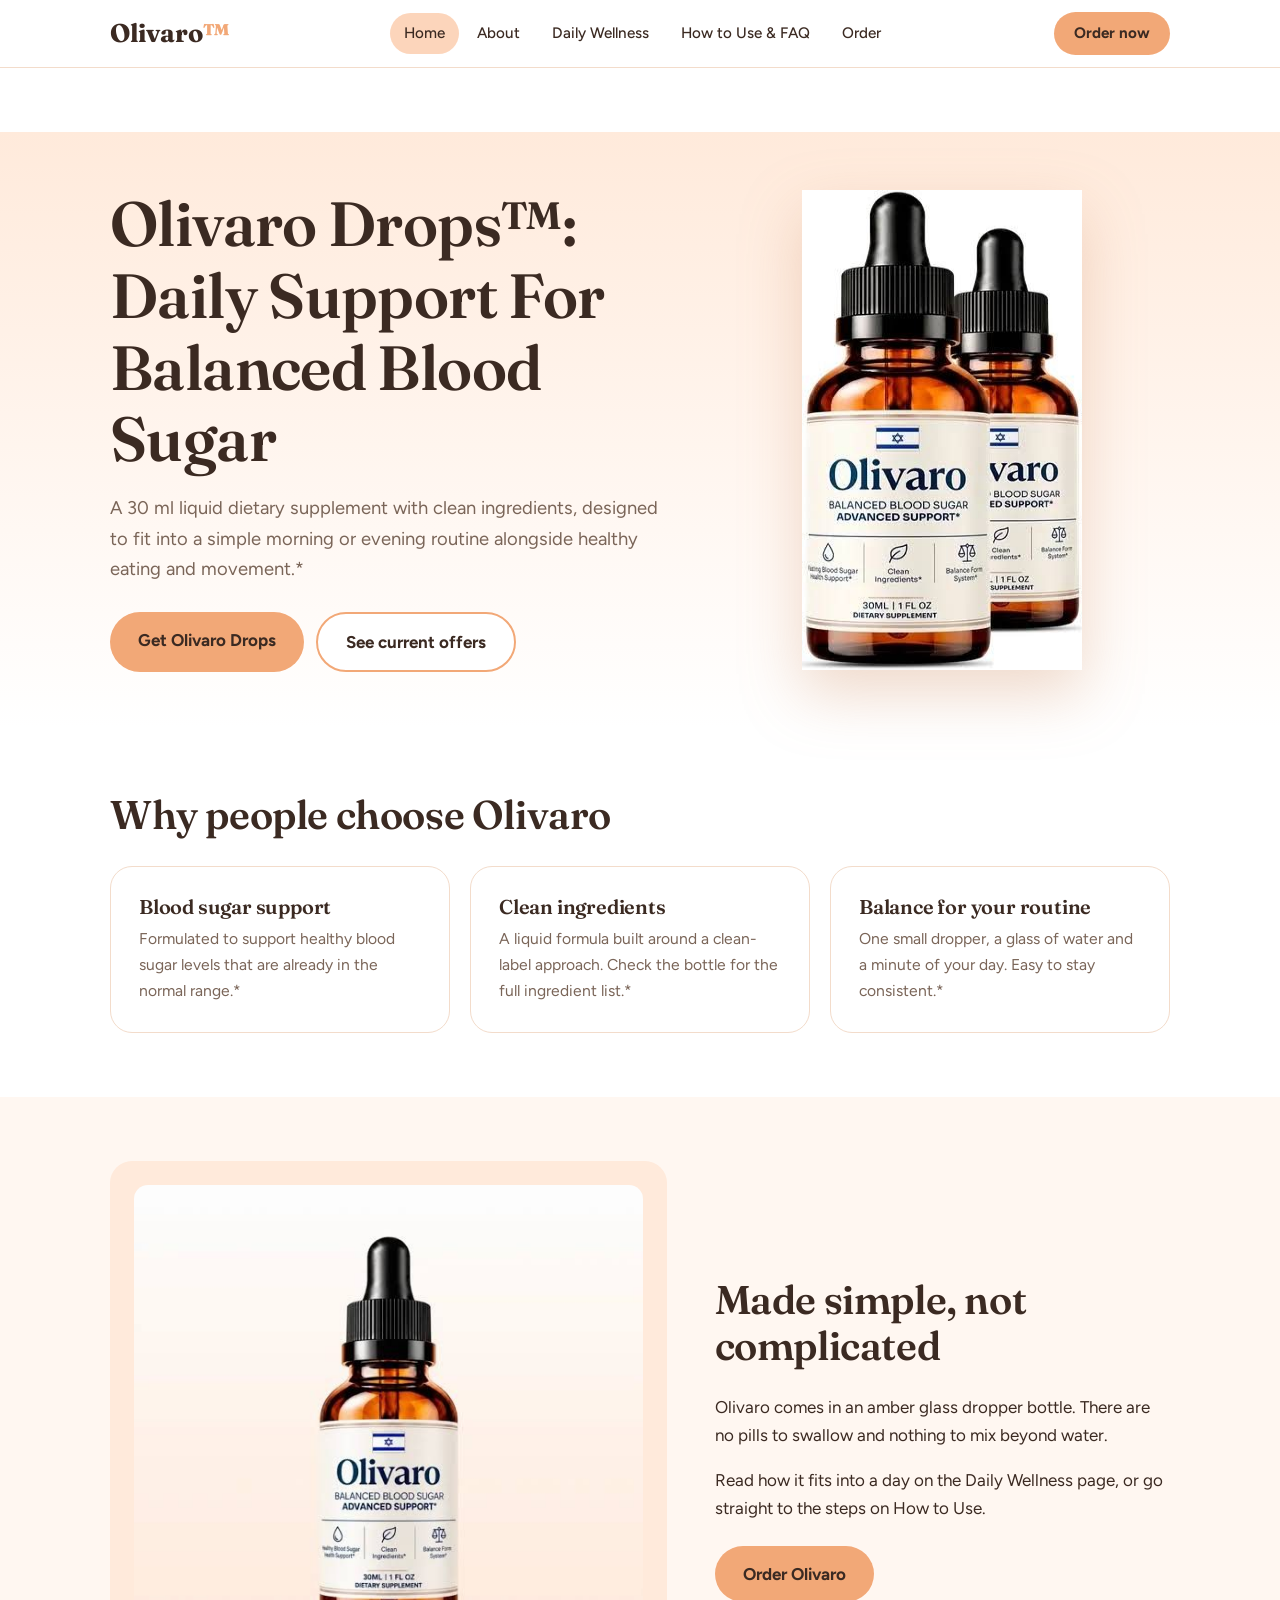
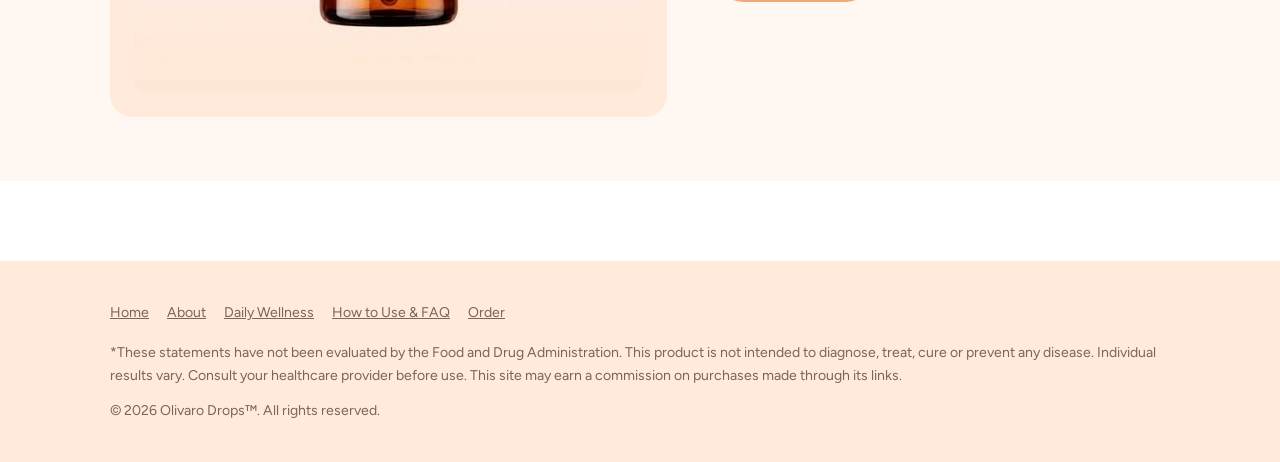
<file: index.html>
<!DOCTYPE html>
<html lang="en">
<head>
<meta name="trustpilot-one-time-domain-verification-id" content="54aacd16-42ac-4b3c-b46b-c7bd544abb93"/>
  <meta charset="utf-8">
<meta name="viewport" content="width=device-width, initial-scale=1">
<title>Olivaro Drops™ | Official Website – Premium Natural Wellness Drops</title>
<meta name="description" content="Olivaro Drops™ – a liquid dietary supplement made to support healthy blood sugar levels already within the normal range, as part of a balanced lifestyle.">
<link rel="preconnect" href="https://fonts.googleapis.com"><link rel="preconnect" href="https://fonts.gstatic.com" crossorigin>
<link href="https://fonts.googleapis.com/css2?family=Fraunces:wght@600;700&family=Figtree:wght@400;500;700&display=swap" rel="stylesheet">
<link rel="stylesheet" href="style.css">
<script>document.documentElement.classList.add('js')</script>
</head>
<body>
<header><div class="bar">
<a class="logo" href="#home">Olivaro<span style="color:var(--peach-400)">™</span></a>
<nav aria-label="Main">
<a href="#home">Home</a><a href="#about">About</a><a href="#wellness">Daily Wellness</a><a href="#use">How to Use &amp; FAQ</a><a href="#order">Order</a>
</nav>
<a class="btn sm" href="https://taptobuynow.com/olivaro-drops/" target="_blank" rel="noopener sponsored">Order now</a>
</div></header>
<main>

<section class="page" id="home">
<div class="hero"><div class="wrap split">
<div>
<h1>Olivaro Drops™: Daily Support For Balanced Blood Sugar</h1>
<p class="lead">A 30 ml liquid dietary supplement with clean ingredients, designed to fit into a simple morning or evening routine alongside healthy eating and movement.*</p>
<div class="row"><a class="btn" href="https://taptobuynow.com/olivaro-drops/" target="_blank" rel="noopener sponsored">Get Olivaro Drops</a><a class="btn ghost" href="https://taptobuynow.com/olivaro-drops/" target="_blank" rel="noopener sponsored">See current offers</a></div>
</div>
<img src="[data-uri]" alt="Two bottles of Olivaro Drops, 30 ml dietary supplement" width="280" height="538">
</div></div>
<div class="wrap" style="padding-top:64px">
<h2>Why people choose Olivaro</h2>
<div class="grid3">
<div class="card"><h3>Blood sugar support</h3><p>Formulated to support healthy blood sugar levels that are already in the normal range.*</p></div>
<div class="card"><h3>Clean ingredients</h3><p>A liquid formula built around a clean-label approach. Check the bottle for the full ingredient list.*</p></div>
<div class="card"><h3>Balance for your routine</h3><p>One small dropper, a glass of water and a minute of your day. Easy to stay consistent.*</p></div>
</div></div>
<div class="tint" style="margin-top:64px"><div class="wrap split">
<div class="pic"><img src="[data-uri]" alt="Single bottle of Olivaro Drops with dropper" width="554" height="554"></div>
<div><h2>Made simple, not complicated</h2><p>Olivaro comes in an amber glass dropper bottle. There are no pills to swallow and nothing to mix beyond water.</p><p>Read how it fits into a day on the Daily Wellness page, or go straight to the steps on How to Use.</p><div class="row" style="margin-top:24px"><a class="btn" href="https://taptobuynow.com/olivaro-drops/" target="_blank" rel="noopener sponsored">Order Olivaro</a></div></div>
</div></div>
</section>

<section class="page" id="about">
<div class="wrap">
<div class="split"><div>
<h1 style="font-size:clamp(2rem,4.5vw,3.2rem)">About Olivaro Drops™</h1>
<p class="lead">Olivaro is a dietary supplement in drop form, created for adults who want a simple way to support healthy blood sugar as part of a balanced lifestyle.*</p>
<a class="btn" href="https://taptobuynow.com/olivaro-drops/" target="_blank" rel="noopener sponsored">Visit the official store</a></div>
<div class="pic"><img src="[data-uri]" alt="Olivaro Drops bottle label" width="554" height="554"></div></div>
<div class="grid3" style="margin-top:56px">
<div class="card"><h3>Our approach</h3><p>Supplements work best when they are easy to remember. A dropper bottle keeps the routine short and flexible.</p></div>
<div class="card"><h3>Ingredient transparency</h3><p>The full Supplement Facts panel is printed on every bottle. Read it before use, especially if you have allergies.</p></div>
<div class="card"><h3>Made for daily use</h3><p>Each 30 ml (1 fl oz) bottle is intended for regular, ongoing use as directed on the label.</p></div>
</div>
<div class="note">*These statements have not been evaluated by the Food and Drug Administration. This product is not intended to diagnose, treat, cure or prevent any disease.</div>
</div>
</section>

<section class="page" id="wellness">
<div class="wrap">
<h1 style="font-size:clamp(2rem,4.5vw,3.2rem)">Daily wellness with Olivaro</h1>
<p class="lead">A supplement is one small part of a healthy day. Here is how Olivaro can sit alongside habits that matter most.*</p>
<div class="split" style="margin-top:20px">
<div class="pic"><img src="[data-uri]" alt="Olivaro Drops bottle next to a blood glucose meter" width="225" height="225"></div>
<div><h2>Build a steady routine</h2><p>Take your drops at the same time each day so they become automatic. Pair them with something you already do, like your morning glass of water.</p><p>If you monitor your blood sugar, keep doing so as your healthcare provider advises. Olivaro does not replace monitoring, medication or medical care.</p></div>
</div>
<div class="grid3" style="margin-top:48px">
<div class="card"><h3>Eat with balance</h3><p>Build meals around vegetables, protein, fibre and whole foods. Limit sugary drinks and refined snacks.</p></div>
<div class="card"><h3>Move every day</h3><p>A 10 to 15 minute walk after meals is an easy habit to start with.</p></div>
<div class="card"><h3>Sleep and stress</h3><p>Regular sleep and simple stress-relief habits support your overall wellbeing.</p></div>
<div class="card"><h3>Stay hydrated</h3><p>Water is the easiest way to take your drops and a good habit all day.</p></div>
</div>
<div class="center" style="margin-top:44px"><a class="btn" href="https://taptobuynow.com/olivaro-drops/" target="_blank" rel="noopener sponsored">Start your routine</a></div>
<div class="note">*These statements have not been evaluated by the Food and Drug Administration. Individual results vary. Talk to your doctor before starting any supplement.</div>
</div>
</section>

<section class="page" id="use">
<div class="wrap">
<h1 style="font-size:clamp(2rem,4.5vw,3.2rem)">How to use Olivaro</h1>
<p class="lead">Three quick steps. Always follow the serving size printed on your bottle.</p>
<div class="pic"><img src="[data-uri]" alt="Three steps: shake the bottle, add drops to a glass of water, take" width="738" height="405"></div>
<ol class="steps">
<li><b>1</b><div><h3>Shake the bottle</h3><p>Give it a gentle shake before each use.</p></div></li>
<li><b>2</b><div><h3>Add the drops</h3><p>Fill the dropper to the serving size on the label and add it to a glass of water, or take it directly.</p></div></li>
<li><b>3</b><div><h3>Take it daily</h3><p>Use at the same time each day. Do not exceed the recommended serving.</p></div></li>
</ol>
<h2 style="margin-top:64px">Frequently asked questions</h2>
<details><summary>What is Olivaro Drops™?</summary><p>A liquid dietary supplement that supports healthy blood sugar levels already in the normal range, as part of a balanced diet and lifestyle.*</p></details>
<details><summary>Is Olivaro a medicine?</summary><p>No. It is a dietary supplement. It is not intended to diagnose, treat, cure or prevent any disease, and it is not a replacement for prescribed medication.</p></details>
<details><summary>What are the ingredients?</summary><p>The complete list is on the Supplement Facts panel on the bottle and on the official order page. Please read it carefully, especially if you have allergies.</p></details>
<details><summary>Can I take it with my diabetes medication?</summary><p>Speak with your doctor or pharmacist first. Do not change or stop any medication without medical advice.</p></details>
<details><summary>Who should avoid it?</summary><p>If you are pregnant, nursing, under 18, have a medical condition or take medication, consult your healthcare provider before use.</p></details>
<details><summary>How long does a bottle last?</summary><p>Each bottle is 30 ml (1 fl oz). How long it lasts depends on the serving size on the label.</p></details>
<details><summary>How fast will I notice anything?</summary><p>Responses vary from person to person. Consistent daily use alongside healthy habits is the best approach.</p></details>
<details><summary>Where do I order?</summary><p>Use any order button on this site to go to the official checkout, where current pricing and terms are shown.</p></details>
<div class="center" style="margin-top:32px"><a class="btn" href="https://taptobuynow.com/olivaro-drops/" target="_blank" rel="noopener sponsored">Order Olivaro Drops</a></div>
</div>
</section>

<section class="page" id="order">
<div class="wrap">
<div class="center"><h1 style="font-size:clamp(2rem,4.5vw,3.2rem)">Order Olivaro Drops™</h1>
<p class="lead">Choose the supply that suits your routine. Current pricing, shipping and terms are shown on the official checkout page.</p></div>
<div class="plans">
<div class="card plan"><h3>1 bottle</h3><img src="[data-uri]" alt="One bottle of Olivaro Drops" width="554" height="554"><p>Try Olivaro and build your routine.</p><a class="btn" href="https://taptobuynow.com/olivaro-drops/" target="_blank" rel="noopener sponsored">Order 1 bottle</a></div>
<div class="card plan best"><span class="tag">Popular</span><h3>2 bottles</h3><img src="[data-uri]" alt="Two bottles of Olivaro Drops" width="280" height="538"><p>A longer supply for steady daily use.</p><a class="btn" href="https://taptobuynow.com/olivaro-drops/" target="_blank" rel="noopener sponsored">Order 2 bottles</a></div>
<div class="card plan"><h3>6 bottles</h3><img src="[data-uri]" alt="Six bottles of Olivaro Drops" width="554" height="554"><p>The biggest supply for the long term.</p><a class="btn" href="https://taptobuynow.com/olivaro-drops/" target="_blank" rel="noopener sponsored">Order 6 bottles</a></div>
</div>
<div class="note"><b>Before you order:</b> check the official checkout for current price, shipping and refund terms. Talk to your healthcare provider before use if you are pregnant, nursing, have a medical condition or take medication.</div>
</div>
</section>

</main>
<footer><div class="wrap">
<div class="links"><a href="#home">Home</a><a href="#about">About</a><a href="#wellness">Daily Wellness</a><a href="#use">How to Use &amp; FAQ</a><a href="#order">Order</a></div>
<p>*These statements have not been evaluated by the Food and Drug Administration. This product is not intended to diagnose, treat, cure or prevent any disease. Individual results vary. Consult your healthcare provider before use. This site may earn a commission on purchases made through its links.</p>
<p style="margin-top:12px">© 2026 Olivaro Drops™. All rights reserved.</p>
</div></footer>
<script>
(function(){var ids=['home','about','wellness','use','order'];
function go(){var h=(location.hash||'#home').slice(1);if(ids.indexOf(h)<0)h='home';
ids.forEach(function(i){document.getElementById(i).classList.toggle('show',i===h)});
document.querySelectorAll('nav a').forEach(function(a){a.classList.toggle('on',a.getAttribute('href')==='#'+h)});
window.scrollTo(0,0)}
window.addEventListener('hashchange',go);go()})();
</script>
</body>
</html>
</file>
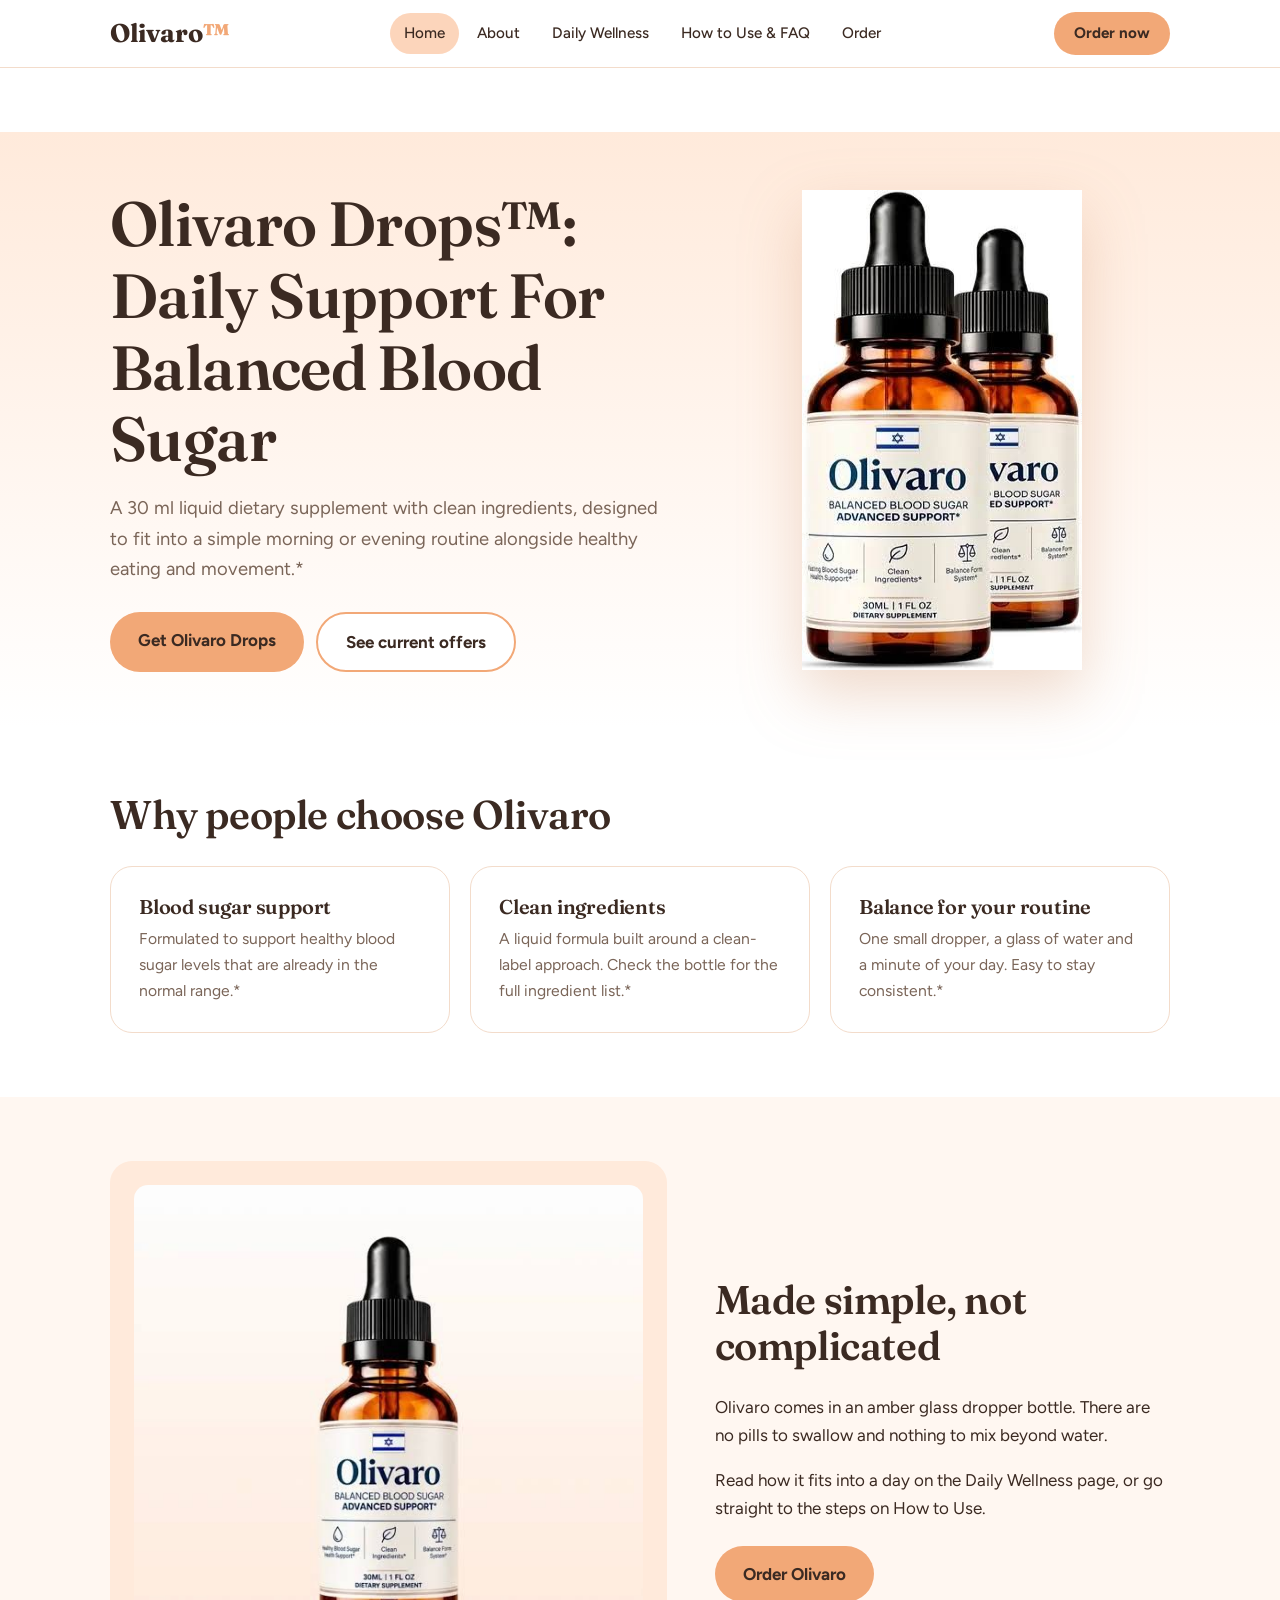
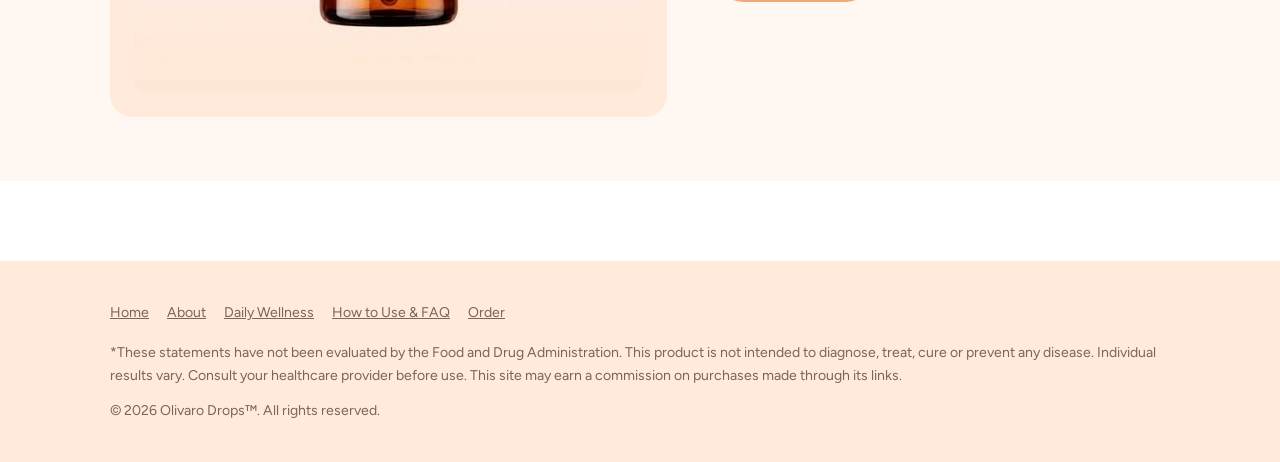
<file: index(1).html>
<!DOCTYPE html>
<html lang="en">
<head>
  <meta name="trustpilot-one-time-domain-verification-id" content="54aacd16-42ac-4b3c-b46b-c7bd544abb93"/>
<meta charset="utf-8">
<meta name="viewport" content="width=device-width, initial-scale=1">
<title>Olivaro Drops™ | Official Website – Premium Natural Wellness Drops</title>
<meta name="description" content="Olivaro Drops™ – a liquid dietary supplement made to support healthy blood sugar levels already within the normal range, as part of a balanced lifestyle.">
<link rel="preconnect" href="https://fonts.googleapis.com"><link rel="preconnect" href="https://fonts.gstatic.com" crossorigin>
<link href="https://fonts.googleapis.com/css2?family=Fraunces:wght@600;700&family=Figtree:wght@400;500;700&display=swap" rel="stylesheet">
<link rel="stylesheet" href="style.css">
<script>document.documentElement.classList.add('js')</script>
</head>
<body>
<header><div class="bar">
<a class="logo" href="#home">Olivaro<span style="color:var(--peach-400)">™</span></a>
<nav aria-label="Main">
<a href="#home">Home</a><a href="#about">About</a><a href="#wellness">Daily Wellness</a><a href="#use">How to Use &amp; FAQ</a><a href="#order">Order</a>
</nav>
<a class="btn sm" href="https://taptobuynow.com/olivaro-drops/" target="_blank" rel="noopener sponsored">Order now</a>
</div></header>
<main>

<section class="page" id="home">
<div class="hero"><div class="wrap split">
<div>
<h1>Olivaro Drops™: Daily Support For Balanced Blood Sugar</h1>
<p class="lead">A 30 ml liquid dietary supplement with clean ingredients, designed to fit into a simple morning or evening routine alongside healthy eating and movement.*</p>
<div class="row"><a class="btn" href="https://taptobuynow.com/olivaro-drops/" target="_blank" rel="noopener sponsored">Get Olivaro Drops</a><a class="btn ghost" href="https://taptobuynow.com/olivaro-drops/" target="_blank" rel="noopener sponsored">See current offers</a></div>
</div>
<img src="[data-uri]" alt="Two bottles of Olivaro Drops, 30 ml dietary supplement" width="280" height="538">
</div></div>
<div class="wrap" style="padding-top:64px">
<h2>Why people choose Olivaro</h2>
<div class="grid3">
<div class="card"><h3>Blood sugar support</h3><p>Formulated to support healthy blood sugar levels that are already in the normal range.*</p></div>
<div class="card"><h3>Clean ingredients</h3><p>A liquid formula built around a clean-label approach. Check the bottle for the full ingredient list.*</p></div>
<div class="card"><h3>Balance for your routine</h3><p>One small dropper, a glass of water and a minute of your day. Easy to stay consistent.*</p></div>
</div></div>
<div class="tint" style="margin-top:64px"><div class="wrap split">
<div class="pic"><img src="[data-uri]" alt="Single bottle of Olivaro Drops with dropper" width="554" height="554"></div>
<div><h2>Made simple, not complicated</h2><p>Olivaro comes in an amber glass dropper bottle. There are no pills to swallow and nothing to mix beyond water.</p><p>Read how it fits into a day on the Daily Wellness page, or go straight to the steps on How to Use.</p><div class="row" style="margin-top:24px"><a class="btn" href="https://taptobuynow.com/olivaro-drops/" target="_blank" rel="noopener sponsored">Order Olivaro</a></div></div>
</div></div>
</section>

<section class="page" id="about">
<div class="wrap">
<div class="split"><div>
<h1 style="font-size:clamp(2rem,4.5vw,3.2rem)">About Olivaro Drops™</h1>
<p class="lead">Olivaro is a dietary supplement in drop form, created for adults who want a simple way to support healthy blood sugar as part of a balanced lifestyle.*</p>
<a class="btn" href="https://taptobuynow.com/olivaro-drops/" target="_blank" rel="noopener sponsored">Visit the official store</a></div>
<div class="pic"><img src="[data-uri]" alt="Olivaro Drops bottle label" width="554" height="554"></div></div>
<div class="grid3" style="margin-top:56px">
<div class="card"><h3>Our approach</h3><p>Supplements work best when they are easy to remember. A dropper bottle keeps the routine short and flexible.</p></div>
<div class="card"><h3>Ingredient transparency</h3><p>The full Supplement Facts panel is printed on every bottle. Read it before use, especially if you have allergies.</p></div>
<div class="card"><h3>Made for daily use</h3><p>Each 30 ml (1 fl oz) bottle is intended for regular, ongoing use as directed on the label.</p></div>
</div>
<div class="note">*These statements have not been evaluated by the Food and Drug Administration. This product is not intended to diagnose, treat, cure or prevent any disease.</div>
</div>
</section>

<section class="page" id="wellness">
<div class="wrap">
<h1 style="font-size:clamp(2rem,4.5vw,3.2rem)">Daily wellness with Olivaro</h1>
<p class="lead">A supplement is one small part of a healthy day. Here is how Olivaro can sit alongside habits that matter most.*</p>
<div class="split" style="margin-top:20px">
<div class="pic"><img src="[data-uri]" alt="Olivaro Drops bottle next to a blood glucose meter" width="225" height="225"></div>
<div><h2>Build a steady routine</h2><p>Take your drops at the same time each day so they become automatic. Pair them with something you already do, like your morning glass of water.</p><p>If you monitor your blood sugar, keep doing so as your healthcare provider advises. Olivaro does not replace monitoring, medication or medical care.</p></div>
</div>
<div class="grid3" style="margin-top:48px">
<div class="card"><h3>Eat with balance</h3><p>Build meals around vegetables, protein, fibre and whole foods. Limit sugary drinks and refined snacks.</p></div>
<div class="card"><h3>Move every day</h3><p>A 10 to 15 minute walk after meals is an easy habit to start with.</p></div>
<div class="card"><h3>Sleep and stress</h3><p>Regular sleep and simple stress-relief habits support your overall wellbeing.</p></div>
<div class="card"><h3>Stay hydrated</h3><p>Water is the easiest way to take your drops and a good habit all day.</p></div>
</div>
<div class="center" style="margin-top:44px"><a class="btn" href="https://taptobuynow.com/olivaro-drops/" target="_blank" rel="noopener sponsored">Start your routine</a></div>
<div class="note">*These statements have not been evaluated by the Food and Drug Administration. Individual results vary. Talk to your doctor before starting any supplement.</div>
</div>
</section>

<section class="page" id="use">
<div class="wrap">
<h1 style="font-size:clamp(2rem,4.5vw,3.2rem)">How to use Olivaro</h1>
<p class="lead">Three quick steps. Always follow the serving size printed on your bottle.</p>
<div class="pic"><img src="[data-uri]" alt="Three steps: shake the bottle, add drops to a glass of water, take" width="738" height="405"></div>
<ol class="steps">
<li><b>1</b><div><h3>Shake the bottle</h3><p>Give it a gentle shake before each use.</p></div></li>
<li><b>2</b><div><h3>Add the drops</h3><p>Fill the dropper to the serving size on the label and add it to a glass of water, or take it directly.</p></div></li>
<li><b>3</b><div><h3>Take it daily</h3><p>Use at the same time each day. Do not exceed the recommended serving.</p></div></li>
</ol>
<h2 style="margin-top:64px">Frequently asked questions</h2>
<details><summary>What is Olivaro Drops™?</summary><p>A liquid dietary supplement that supports healthy blood sugar levels already in the normal range, as part of a balanced diet and lifestyle.*</p></details>
<details><summary>Is Olivaro a medicine?</summary><p>No. It is a dietary supplement. It is not intended to diagnose, treat, cure or prevent any disease, and it is not a replacement for prescribed medication.</p></details>
<details><summary>What are the ingredients?</summary><p>The complete list is on the Supplement Facts panel on the bottle and on the official order page. Please read it carefully, especially if you have allergies.</p></details>
<details><summary>Can I take it with my diabetes medication?</summary><p>Speak with your doctor or pharmacist first. Do not change or stop any medication without medical advice.</p></details>
<details><summary>Who should avoid it?</summary><p>If you are pregnant, nursing, under 18, have a medical condition or take medication, consult your healthcare provider before use.</p></details>
<details><summary>How long does a bottle last?</summary><p>Each bottle is 30 ml (1 fl oz). How long it lasts depends on the serving size on the label.</p></details>
<details><summary>How fast will I notice anything?</summary><p>Responses vary from person to person. Consistent daily use alongside healthy habits is the best approach.</p></details>
<details><summary>Where do I order?</summary><p>Use any order button on this site to go to the official checkout, where current pricing and terms are shown.</p></details>
<div class="center" style="margin-top:32px"><a class="btn" href="https://taptobuynow.com/olivaro-drops/" target="_blank" rel="noopener sponsored">Order Olivaro Drops</a></div>
</div>
</section>

<section class="page" id="order">
<div class="wrap">
<div class="center"><h1 style="font-size:clamp(2rem,4.5vw,3.2rem)">Order Olivaro Drops™</h1>
<p class="lead">Choose the supply that suits your routine. Current pricing, shipping and terms are shown on the official checkout page.</p></div>
<div class="plans">
<div class="card plan"><h3>1 bottle</h3><img src="[data-uri]" alt="One bottle of Olivaro Drops" width="554" height="554"><p>Try Olivaro and build your routine.</p><a class="btn" href="https://taptobuynow.com/olivaro-drops/" target="_blank" rel="noopener sponsored">Order 1 bottle</a></div>
<div class="card plan best"><span class="tag">Popular</span><h3>2 bottles</h3><img src="[data-uri]" alt="Two bottles of Olivaro Drops" width="280" height="538"><p>A longer supply for steady daily use.</p><a class="btn" href="https://taptobuynow.com/olivaro-drops/" target="_blank" rel="noopener sponsored">Order 2 bottles</a></div>
<div class="card plan"><h3>6 bottles</h3><img src="[data-uri]" alt="Six bottles of Olivaro Drops" width="554" height="554"><p>The biggest supply for the long term.</p><a class="btn" href="https://taptobuynow.com/olivaro-drops/" target="_blank" rel="noopener sponsored">Order 6 bottles</a></div>
</div>
<div class="note"><b>Before you order:</b> check the official checkout for current price, shipping and refund terms. Talk to your healthcare provider before use if you are pregnant, nursing, have a medical condition or take medication.</div>
</div>
</section>

</main>
<footer><div class="wrap">
<div class="links"><a href="#home">Home</a><a href="#about">About</a><a href="#wellness">Daily Wellness</a><a href="#use">How to Use &amp; FAQ</a><a href="#order">Order</a></div>
<p>*These statements have not been evaluated by the Food and Drug Administration. This product is not intended to diagnose, treat, cure or prevent any disease. Individual results vary. Consult your healthcare provider before use. This site may earn a commission on purchases made through its links.</p>
<p style="margin-top:12px">© 2026 Olivaro Drops™. All rights reserved.</p>
</div></footer>
<script>
(function(){var ids=['home','about','wellness','use','order'];
function go(){var h=(location.hash||'#home').slice(1);if(ids.indexOf(h)<0)h='home';
ids.forEach(function(i){document.getElementById(i).classList.toggle('show',i===h)});
document.querySelectorAll('nav a').forEach(function(a){a.classList.toggle('on',a.getAttribute('href')==='#'+h)});
window.scrollTo(0,0)}
window.addEventListener('hashchange',go);go()})();
</script>
</body>
</html>
</file>
<file: style.css>
:root{--white:#fff;--peach-50:#fff7f1;--peach-100:#ffeadb;--peach-200:#fcd5bb;--peach-400:#f2a877;--ink:#3b2a22;--muted:#7a6558;--olive:#5b6b3f;--line:#f3dccb;--r:22px}
@media(prefers-color-scheme:dark){:root{color-scheme:light}}
*{box-sizing:border-box;margin:0}
html{scroll-behavior:smooth;scroll-padding-top:90px}
body{font:17px/1.65 "Figtree",system-ui,sans-serif;color:var(--ink);background:var(--white)}
h1,h2,h3{font-family:"Fraunces",Georgia,serif;font-weight:600;line-height:1.15;letter-spacing:-.01em}
h1{font-size:clamp(2.3rem,5.5vw,3.9rem)}h2{font-size:clamp(1.7rem,3.5vw,2.5rem);margin-bottom:.6em}h3{font-size:1.25rem;margin-bottom:.4em}
p+p{margin-top:1em}img{max-width:100%;height:auto;display:block}
a{color:inherit}:focus-visible{outline:3px solid var(--olive);outline-offset:3px}
header{position:sticky;top:0;z-index:10;background:rgba(255,255,255,.94);backdrop-filter:blur(8px);border-bottom:1px solid var(--line)}
.bar{max-width:1100px;margin:auto;padding:12px 20px;display:flex;align-items:center;justify-content:space-between;gap:16px;flex-wrap:wrap}
.logo{font-family:"Fraunces",serif;font-size:1.6rem;font-weight:700;text-decoration:none}
nav{display:flex;gap:4px;flex-wrap:wrap}
nav a{text-decoration:none;padding:8px 14px;border-radius:99px;font-weight:500;font-size:.95rem}
nav a:hover{background:var(--peach-100)}nav a.on{background:var(--peach-200)}
.btn{display:inline-block;background:var(--peach-400);color:var(--ink);font-weight:700;text-decoration:none;padding:14px 28px;border-radius:99px;transition:background .2s,transform .2s}
.btn:hover{background:#ee9760;transform:translateY(-2px)}
.btn.sm{padding:9px 20px;font-size:.95rem}
.btn.ghost{background:var(--white);border:2px solid var(--peach-400)}
.wrap{max-width:1100px;margin:auto;padding:0 20px}
.page{padding:64px 0 80px}
.js .page{display:none}.js .page.show{display:block}
.hero{background:linear-gradient(180deg,var(--peach-100),var(--white));padding:56px 0}
.split{display:grid;grid-template-columns:1.1fr .9fr;gap:48px;align-items:center}
.lead{font-size:1.15rem;color:var(--muted);margin:18px 0 28px;max-width:34em}
.row{display:flex;gap:12px;flex-wrap:wrap}
.hero img{margin:auto;max-height:480px;filter:drop-shadow(0 24px 30px rgba(190,110,60,.25))}
.tint{background:var(--peach-50);padding:64px 0}
.grid3{display:grid;grid-template-columns:repeat(auto-fit,minmax(240px,1fr));gap:20px;margin-top:28px}
.card{background:var(--white);border:1px solid var(--line);border-radius:var(--r);padding:28px}
.tint .card{background:var(--white)}
.card p{color:var(--muted);font-size:.98rem}
.pic{border-radius:var(--r);background:var(--peach-100);padding:24px}
.pic img{margin:auto;border-radius:14px}
.steps{list-style:none;padding:0;display:grid;gap:14px;margin-top:20px}
.steps li{display:flex;gap:16px;align-items:flex-start;background:var(--peach-50);border-radius:var(--r);padding:18px 22px}
.steps b{flex:none;width:36px;height:36px;border-radius:50%;background:var(--peach-400);display:grid;place-items:center}
details{border:1px solid var(--line);border-radius:16px;padding:16px 22px;margin-bottom:12px;background:var(--white)}
summary{cursor:pointer;font-weight:700}details p{margin-top:10px;color:var(--muted)}
.plans{display:grid;grid-template-columns:repeat(auto-fit,minmax(260px,1fr));gap:22px;margin-top:30px}
.plan{text-align:center;display:flex;flex-direction:column;gap:12px}
.plan.best{border:2px solid var(--peach-400);background:var(--peach-50)}
.plan img{height:200px;object-fit:contain;margin:auto}
.tag{align-self:center;background:var(--peach-200);border-radius:99px;padding:3px 14px;font-size:.85rem;font-weight:700}
.note{background:var(--peach-100);border-radius:var(--r);padding:22px 26px;font-size:.95rem;color:var(--muted);margin-top:36px}
.center{text-align:center}.center .lead{margin-inline:auto}
footer{background:var(--peach-100);padding:40px 0;font-size:.88rem;color:var(--muted)}
footer .links{display:flex;gap:18px;flex-wrap:wrap;margin-bottom:16px}
@media(max-width:800px){.split{grid-template-columns:1fr}.hero img{max-height:340px}.bar{justify-content:center}.page{padding:44px 0 60px}}
@media(prefers-reduced-motion:reduce){*{transition:none!important;scroll-behavior:auto!important}}
</file>
